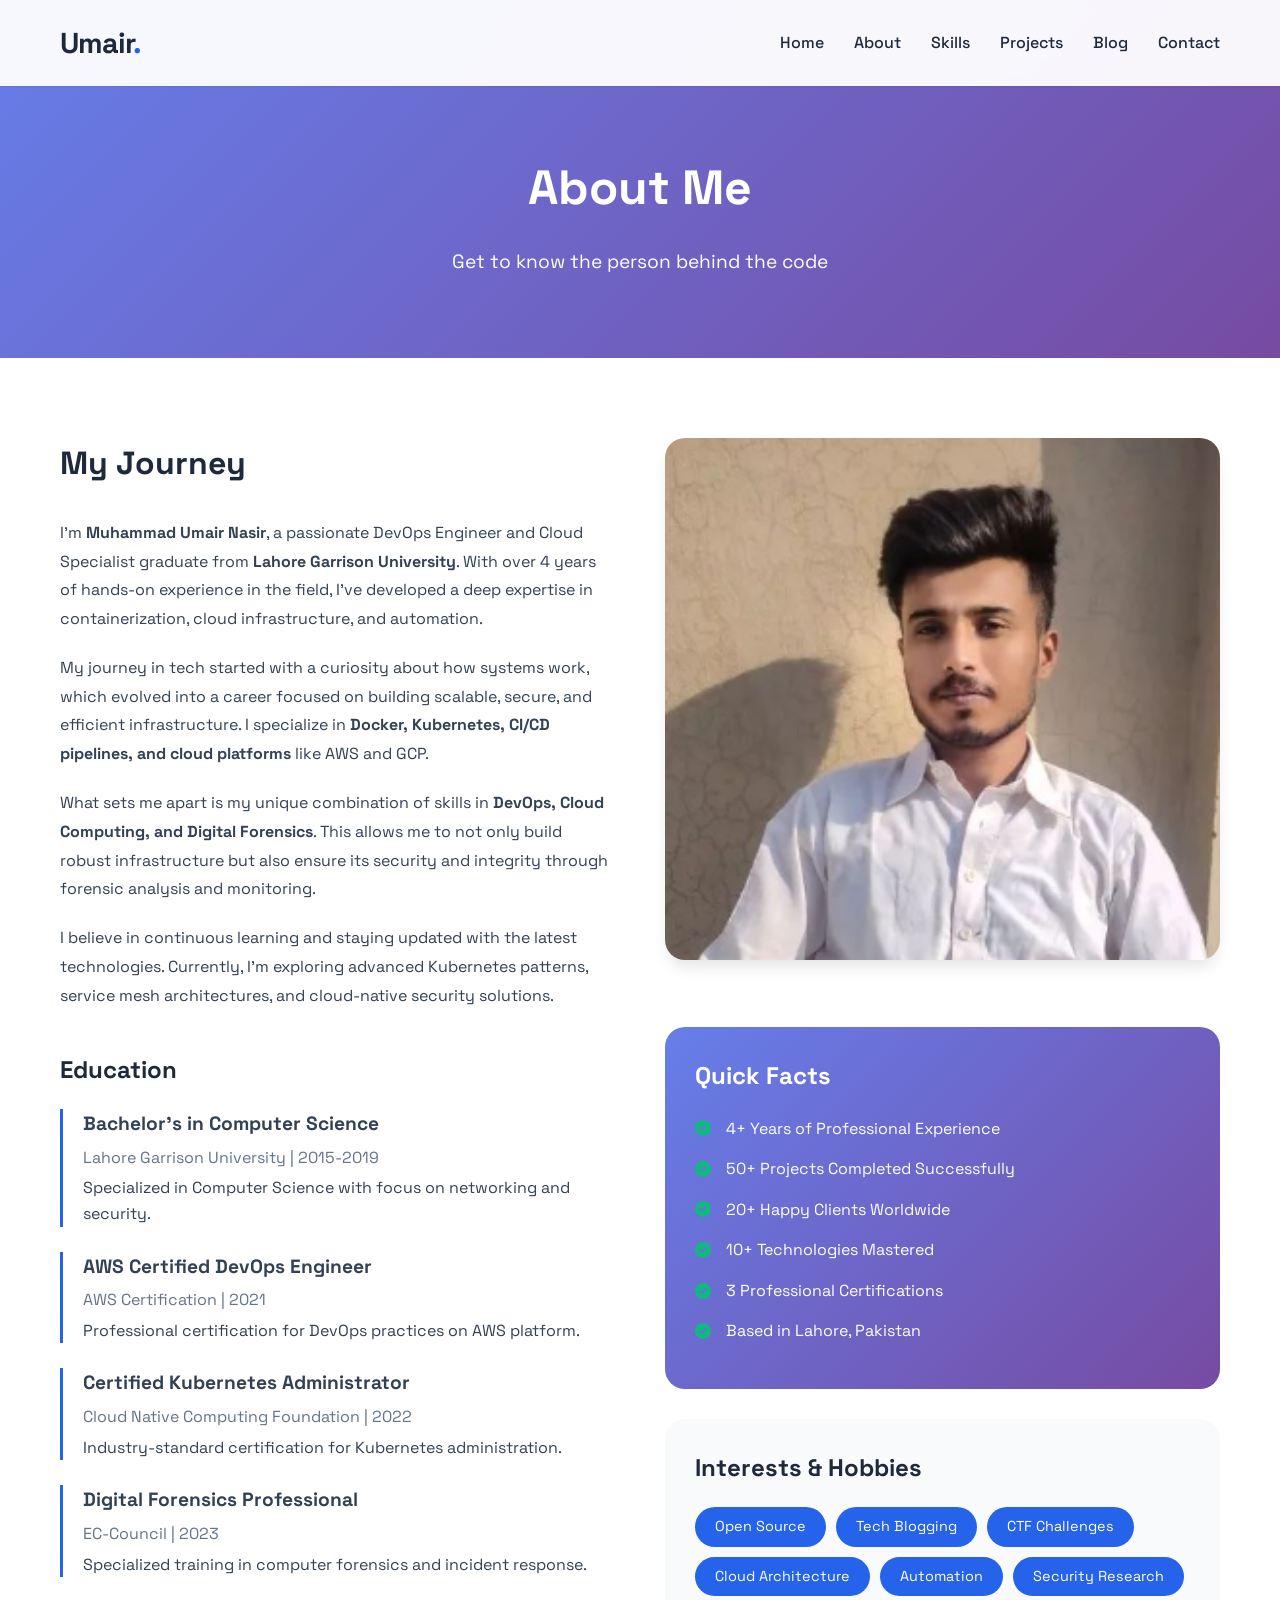
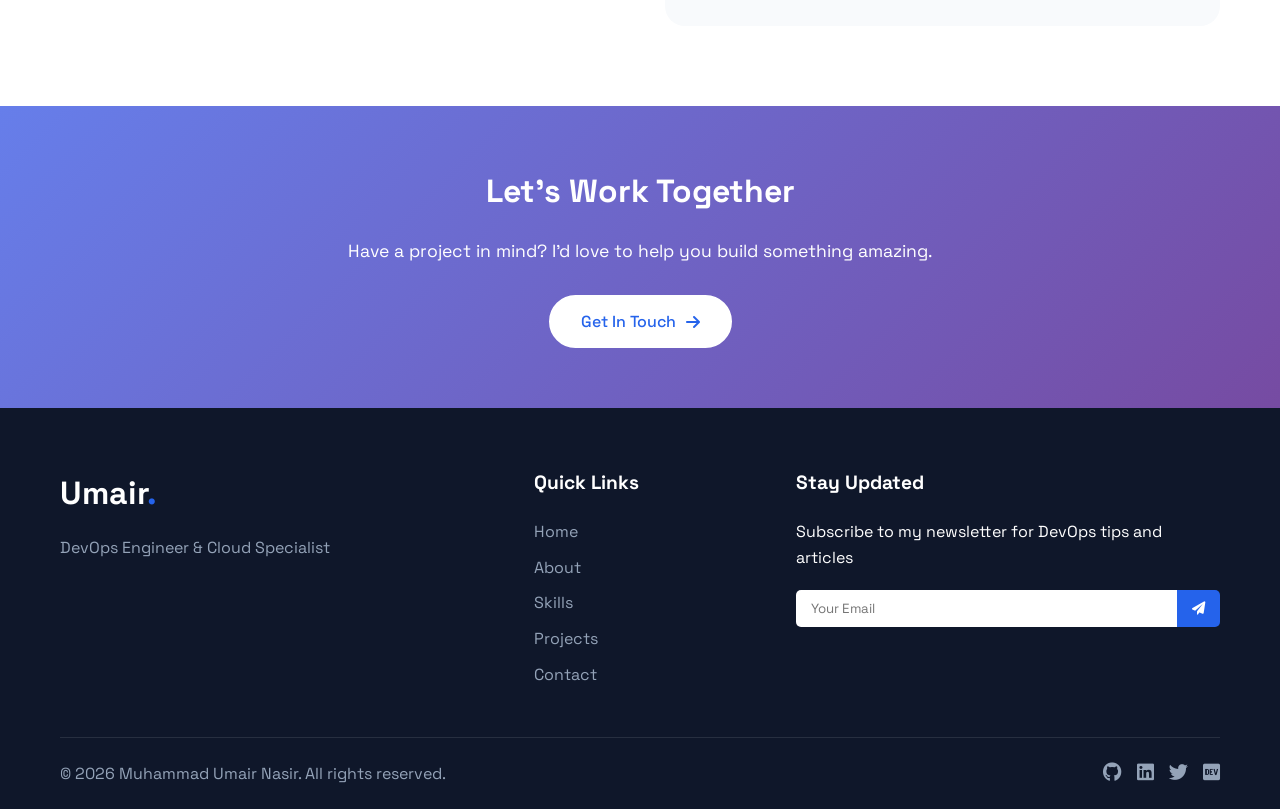
<file: about.html>
<!DOCTYPE html>
<html lang="en">
<head>
    <meta charset="UTF-8">
    <meta name="viewport" content="width=device-width, initial-scale=1.0">
    <title>About Me - Muhammad Umair Nasir | DevOps Engineer</title>
    
    <!-- Meta Tags for SEO -->
    <meta name="description" content="Learn more about Muhammad Umair Nasir, DevOps Engineer with 4+ years experience in Docker, Kubernetes, AWS, and Digital Forensics. Graduate from Lahore Garrison University.">
    <meta name="keywords" content="DevOps Engineer Pakistan, Docker Expert, AWS Specialist, Kubernetes, Digital Forensics, Lahore Garrison University">
    <meta name="author" content="Muhammad Umair Nasir">
    
    <!-- Open Graph Tags -->
    <meta property="og:title" content="About Muhammad Umair Nasir - DevOps & Cloud Specialist">
    <meta property="og:description" content="4+ Years DevOps Experience | Docker | Kubernetes | AWS | Digital Forensics">
    <meta property="og:type" content="website">
    <meta property="og:url" content="https://umairnasir.dev/about.html">
    
    <!-- Fonts and Icons -->
    <link rel="stylesheet" href="https://cdnjs.cloudflare.com/ajax/libs/font-awesome/6.0.0/css/all.min.css">
    <link href="https://fonts.googleapis.com/css2?family=Space+Grotesk:wght@300;400;500;600;700&display=swap" rel="stylesheet">
    
    <!-- CSS -->
    <link rel="stylesheet" href="css/style.css">
    
    <!-- Google Analytics -->
    <script async src="https://www.googletagmanager.com/gtag/js?id=G-XXXXXXXXXX"></script>
    <script>
    window.dataLayer = window.dataLayer || [];
    function gtag(){dataLayer.push(arguments);}
    gtag('js', new Date());
    gtag('config', 'G-XXXXXXXXXX');
    </script>
</head>
<body>
    <!-- Navbar -->
    <nav class="navbar">
        <div class="nav-container">
            <div class="logo">
                <a href="index.html">Umair<span class="logo-dot">.</span></a>
            </div>
            <div class="menu-toggle" id="mobile-menu">
                <span class="bar"></span>
                <span class="bar"></span>
                <span class="bar"></span>
            </div>
            <ul class="nav-menu">
                <li><a href="index.html" class="nav-link">Home</a></li>
                <li><a href="about.html" class="nav-link active">About</a></li>
                <li><a href="index.html#skills" class="nav-link">Skills</a></li>
                <li><a href="projects.html" class="nav-link">Projects</a></li>
                <li><a href="blog.html" class="nav-link">Blog</a></li>
                <li><a href="contact.html" class="nav-link">Contact</a></li>
            </ul>
        </div>
    </nav>

    <!-- Page Header -->
    <section class="page-header" style="background: linear-gradient(135deg, #667eea 0%, #764ba2 100%); padding: 150px 0 80px; color: white; text-align: center;">
        <div class="container">
            <h1 style="font-size: 3rem; margin-bottom: 20px; animation: fadeInUp 1s ease;">About Me</h1>
            <p style="font-size: 1.2rem; max-width: 700px; margin: 0 auto; animation: fadeInUp 1s ease 0.2s both;">Get to know the person behind the code</p>
        </div>
    </section>

    <!-- Full About Content -->
    <section class="about-full" style="padding: 80px 0;">
        <div class="container">
            <div class="about-grid" style="display: grid; grid-template-columns: 1fr 1fr; gap: 50px;">
                <div>
                    <h2 style="font-size: 2rem; margin-bottom: 30px; color: var(--dark-color);">My Journey</h2>
                    
                    <p class="about-paragraph" style="margin-bottom: 20px; line-height: 1.8;">
                        I'm <strong>Muhammad Umair Nasir</strong>, a passionate DevOps Engineer and Cloud Specialist 
                        graduate from <strong>Lahore Garrison University</strong>. With over 4 years of hands-on 
                        experience in the field, I've developed a deep expertise in containerization, cloud 
                        infrastructure, and automation.
                    </p>
                    
                    <p class="about-paragraph" style="margin-bottom: 20px; line-height: 1.8;">
                        My journey in tech started with a curiosity about how systems work, which evolved into 
                        a career focused on building scalable, secure, and efficient infrastructure. I specialize 
                        in <strong>Docker, Kubernetes, CI/CD pipelines, and cloud platforms</strong> like AWS and GCP.
                    </p>
                    
                    <p class="about-paragraph" style="margin-bottom: 20px; line-height: 1.8;">
                        What sets me apart is my unique combination of skills in <strong>DevOps, Cloud Computing, 
                        and Digital Forensics</strong>. This allows me to not only build robust infrastructure but 
                        also ensure its security and integrity through forensic analysis and monitoring.
                    </p>
                    
                    <p class="about-paragraph" style="margin-bottom: 30px; line-height: 1.8;">
                        I believe in continuous learning and staying updated with the latest technologies. 
                        Currently, I'm exploring advanced Kubernetes patterns, service mesh architectures, 
                        and cloud-native security solutions.
                    </p>
                    
                    <h3 style="font-size: 1.5rem; margin: 40px 0 20px; color: var(--dark-color);">Education</h3>
                    
                    <div class="edu-timeline">
                        <div style="margin-bottom: 25px; padding-left: 20px; border-left: 3px solid var(--primary-color);">
                            <h4 style="font-size: 1.2rem; margin-bottom: 5px;">Bachelor's in Computer Science</h4>
                            <p style="color: var(--gray-color); margin-bottom: 5px;">Lahore Garrison University | 2015-2019</p>
                            <p>Specialized in Computer Science with focus on networking and security.</p>
                        </div>
                        
                        <div style="margin-bottom: 25px; padding-left: 20px; border-left: 3px solid var(--primary-color);">
                            <h4 style="font-size: 1.2rem; margin-bottom: 5px;">AWS Certified DevOps Engineer</h4>
                            <p style="color: var(--gray-color); margin-bottom: 5px;">AWS Certification | 2021</p>
                            <p>Professional certification for DevOps practices on AWS platform.</p>
                        </div>
                        
                        <div style="margin-bottom: 25px; padding-left: 20px; border-left: 3px solid var(--primary-color);">
                            <h4 style="font-size: 1.2rem; margin-bottom: 5px;">Certified Kubernetes Administrator</h4>
                            <p style="color: var(--gray-color); margin-bottom: 5px;">Cloud Native Computing Foundation | 2022</p>
                            <p>Industry-standard certification for Kubernetes administration.</p>
                        </div>
                        
                        <div style="margin-bottom: 25px; padding-left: 20px; border-left: 3px solid var(--primary-color);">
                            <h4 style="font-size: 1.2rem; margin-bottom: 5px;">Digital Forensics Professional</h4>
                            <p style="color: var(--gray-color); margin-bottom: 5px;">EC-Council | 2023</p>
                            <p>Specialized training in computer forensics and incident response.</p>
                        </div>
                    </div>
                </div>
                
                <div>
                    <img src="images/Screenshot from 2026-02-27 01-10-44.png" alt="Muhammad Umair Nasir" style="width: 100%; border-radius: 20px; box-shadow: var(--shadow-lg); margin-bottom: 30px;">
                    
                    <div style="background: linear-gradient(135deg, #667eea 0%, #764ba2 100%); color: white; padding: 30px; border-radius: 20px; margin-top: 30px;">
                        <h3 style="color: white; font-size: 1.5rem; margin-bottom: 20px;">Quick Facts</h3>
                        <ul style="list-style: none; padding: 0;">
                            <li style="margin-bottom: 15px; display: flex; align-items: center;">
                                <i class="fas fa-check-circle" style="margin-right: 15px; color: var(--secondary-color);"></i>
                                <span>4+ Years of Professional Experience</span>
                            </li>
                            <li style="margin-bottom: 15px; display: flex; align-items: center;">
                                <i class="fas fa-check-circle" style="margin-right: 15px; color: var(--secondary-color);"></i>
                                <span>50+ Projects Completed Successfully</span>
                            </li>
                            <li style="margin-bottom: 15px; display: flex; align-items: center;">
                                <i class="fas fa-check-circle" style="margin-right: 15px; color: var(--secondary-color);"></i>
                                <span>20+ Happy Clients Worldwide</span>
                            </li>
                            <li style="margin-bottom: 15px; display: flex; align-items: center;">
                                <i class="fas fa-check-circle" style="margin-right: 15px; color: var(--secondary-color);"></i>
                                <span>10+ Technologies Mastered</span>
                            </li>
                            <li style="margin-bottom: 15px; display: flex; align-items: center;">
                                <i class="fas fa-check-circle" style="margin-right: 15px; color: var(--secondary-color);"></i>
                                <span>3 Professional Certifications</span>
                            </li>
                            <li style="margin-bottom: 15px; display: flex; align-items: center;">
                                <i class="fas fa-check-circle" style="margin-right: 15px; color: var(--secondary-color);"></i>
                                <span>Based in Lahore, Pakistan</span>
                            </li>
                        </ul>
                    </div>
                    
                    <div style="background: var(--light-color); padding: 30px; border-radius: 20px; margin-top: 30px;">
                        <h3 style="font-size: 1.5rem; margin-bottom: 20px; color: var(--dark-color);">Interests & Hobbies</h3>
                        <div style="display: flex; flex-wrap: wrap; gap: 10px;">
                            <span style="padding: 8px 20px; background: var(--primary-color); color: white; border-radius: 50px; font-size: 0.9rem;">Open Source</span>
                            <span style="padding: 8px 20px; background: var(--primary-color); color: white; border-radius: 50px; font-size: 0.9rem;">Tech Blogging</span>
                            <span style="padding: 8px 20px; background: var(--primary-color); color: white; border-radius: 50px; font-size: 0.9rem;">CTF Challenges</span>
                            <span style="padding: 8px 20px; background: var(--primary-color); color: white; border-radius: 50px; font-size: 0.9rem;">Cloud Architecture</span>
                            <span style="padding: 8px 20px; background: var(--primary-color); color: white; border-radius: 50px; font-size: 0.9rem;">Automation</span>
                            <span style="padding: 8px 20px; background: var(--primary-color); color: white; border-radius: 50px; font-size: 0.9rem;">Security Research</span>
                        </div>
                    </div>
                </div>
            </div>
        </div>
    </section>

    <!-- Call to Action -->
    <section style="background: linear-gradient(135deg, #667eea 0%, #764ba2 100%); padding: 60px 0; text-align: center; color: white;">
        <div class="container">
            <h2 style="font-size: 2rem; margin-bottom: 20px;">Let's Work Together</h2>
            <p style="font-size: 1.1rem; max-width: 600px; margin: 0 auto 30px;">Have a project in mind? I'd love to help you build something amazing.</p>
            <a href="contact.html" class="btn btn-secondary" style="background: white; color: var(--primary-color);">Get In Touch <i class="fas fa-arrow-right"></i></a>
        </div>
    </section>

    <!-- Footer -->
    <footer class="footer">
        <div class="container">
            <div class="footer-content">
                <div class="footer-logo">
                    <h2>Umair<span>.</span></h2>
                    <p>DevOps Engineer & Cloud Specialist</p>
                </div>
                <div class="footer-links">
                    <h4>Quick Links</h4>
                    <ul>
                        <li><a href="index.html">Home</a></li>
                        <li><a href="about.html">About</a></li>
                        <li><a href="index.html#skills">Skills</a></li>
                        <li><a href="projects.html">Projects</a></li>
                        <li><a href="contact.html">Contact</a></li>
                    </ul>
                </div>
                <div class="footer-newsletter">
                    <h4>Stay Updated</h4>
                    <p>Subscribe to my newsletter for DevOps tips and articles</p>
                    <form action="https://formspree.io/f/mzdalbad" method="POST" class="newsletter-form">
                        <input type="email" name="email" placeholder="Your Email" required>
                        <button type="submit"><i class="fas fa-paper-plane"></i></button>
                    </form>
                </div>
            </div>
            <div class="footer-bottom">
                <p>&copy; 2026 Muhammad Umair Nasir. All rights reserved.</p>
                <div class="footer-social">
                    <a href="https://github.com/gitumair"><i class="fab fa-github"></i></a>
                    <a href="https://www.linkedin.com/in/muhammad-umair-nasir-700252248/"><i class="fab fa-linkedin"></i></a>
                    <a href="https://x.com/m_umairnasir786"><i class="fab fa-twitter"></i></a>
                    <a href="#"><i class="fab fa-dev"></i></a>
                </div>
            </div>
        </div>
    </footer>

    <!-- JavaScript -->
    <script src="js/main.js"></script>
</body>
</html>
</file>
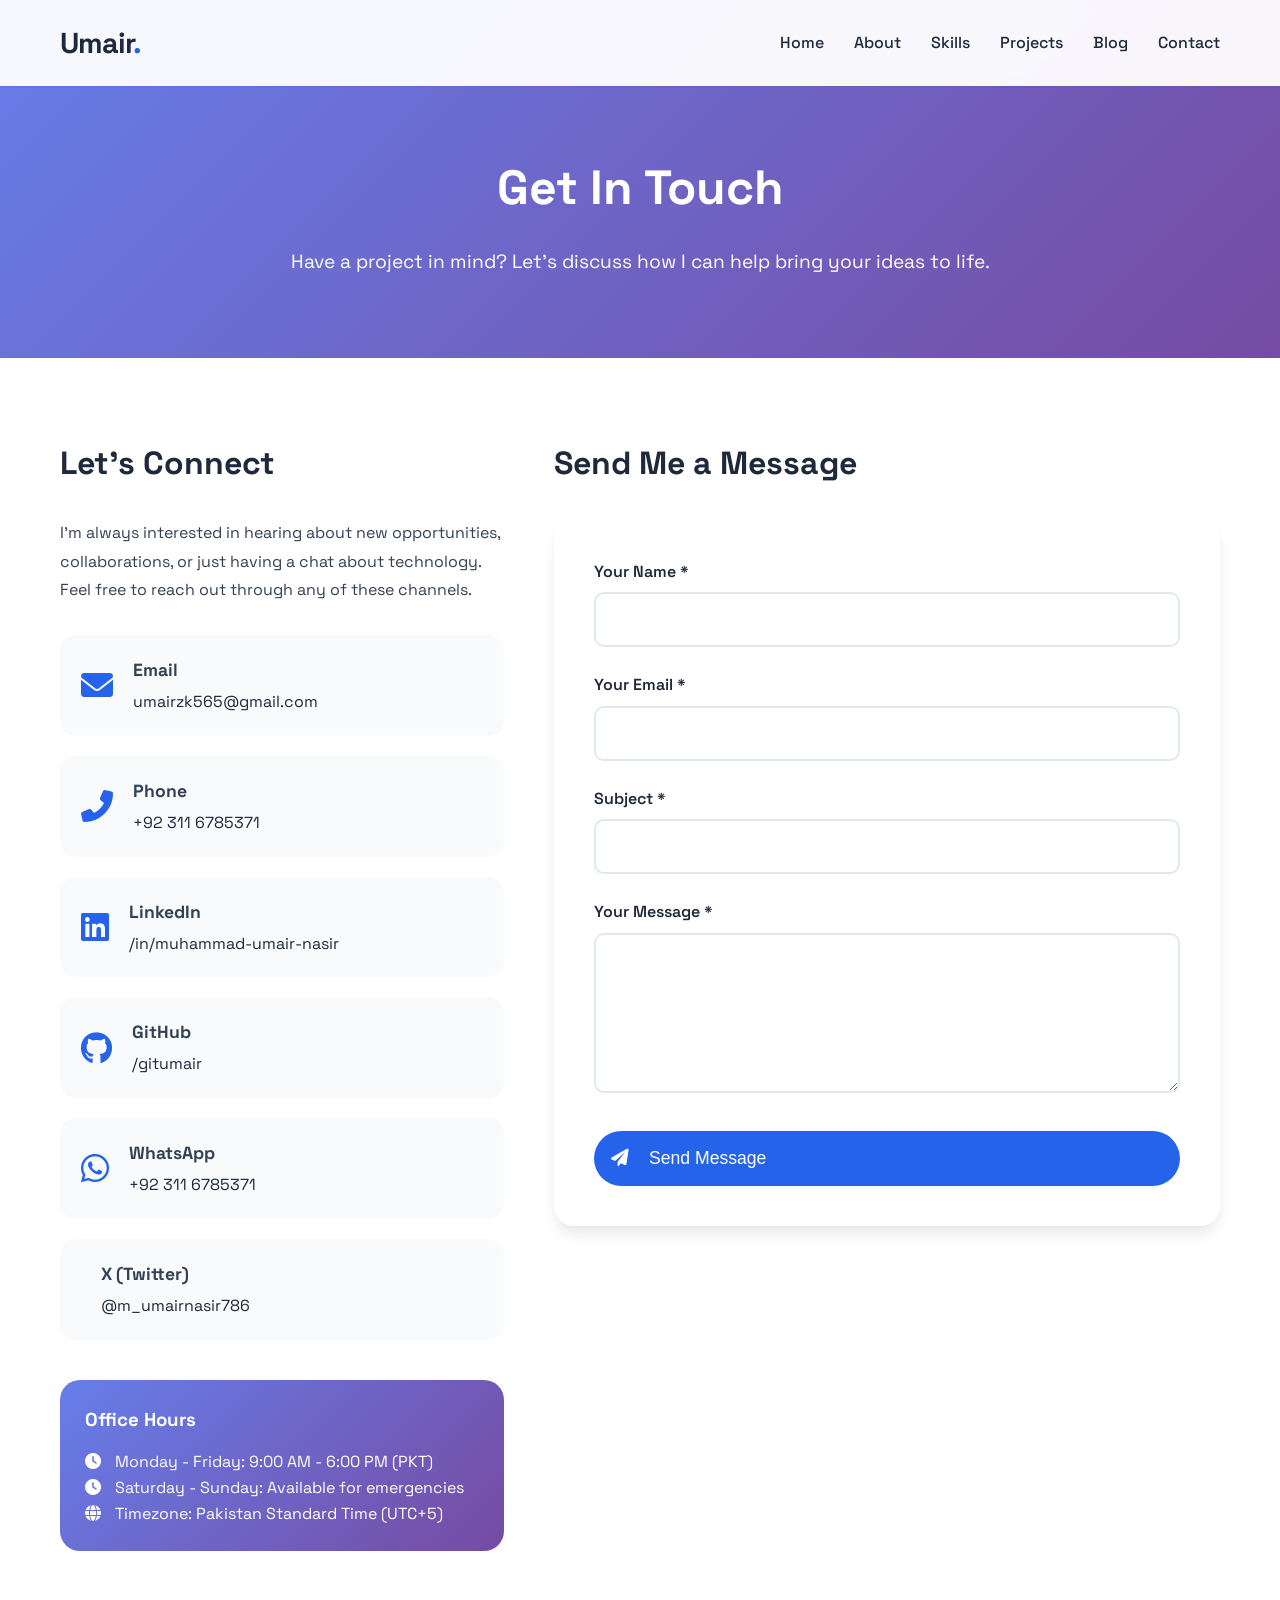
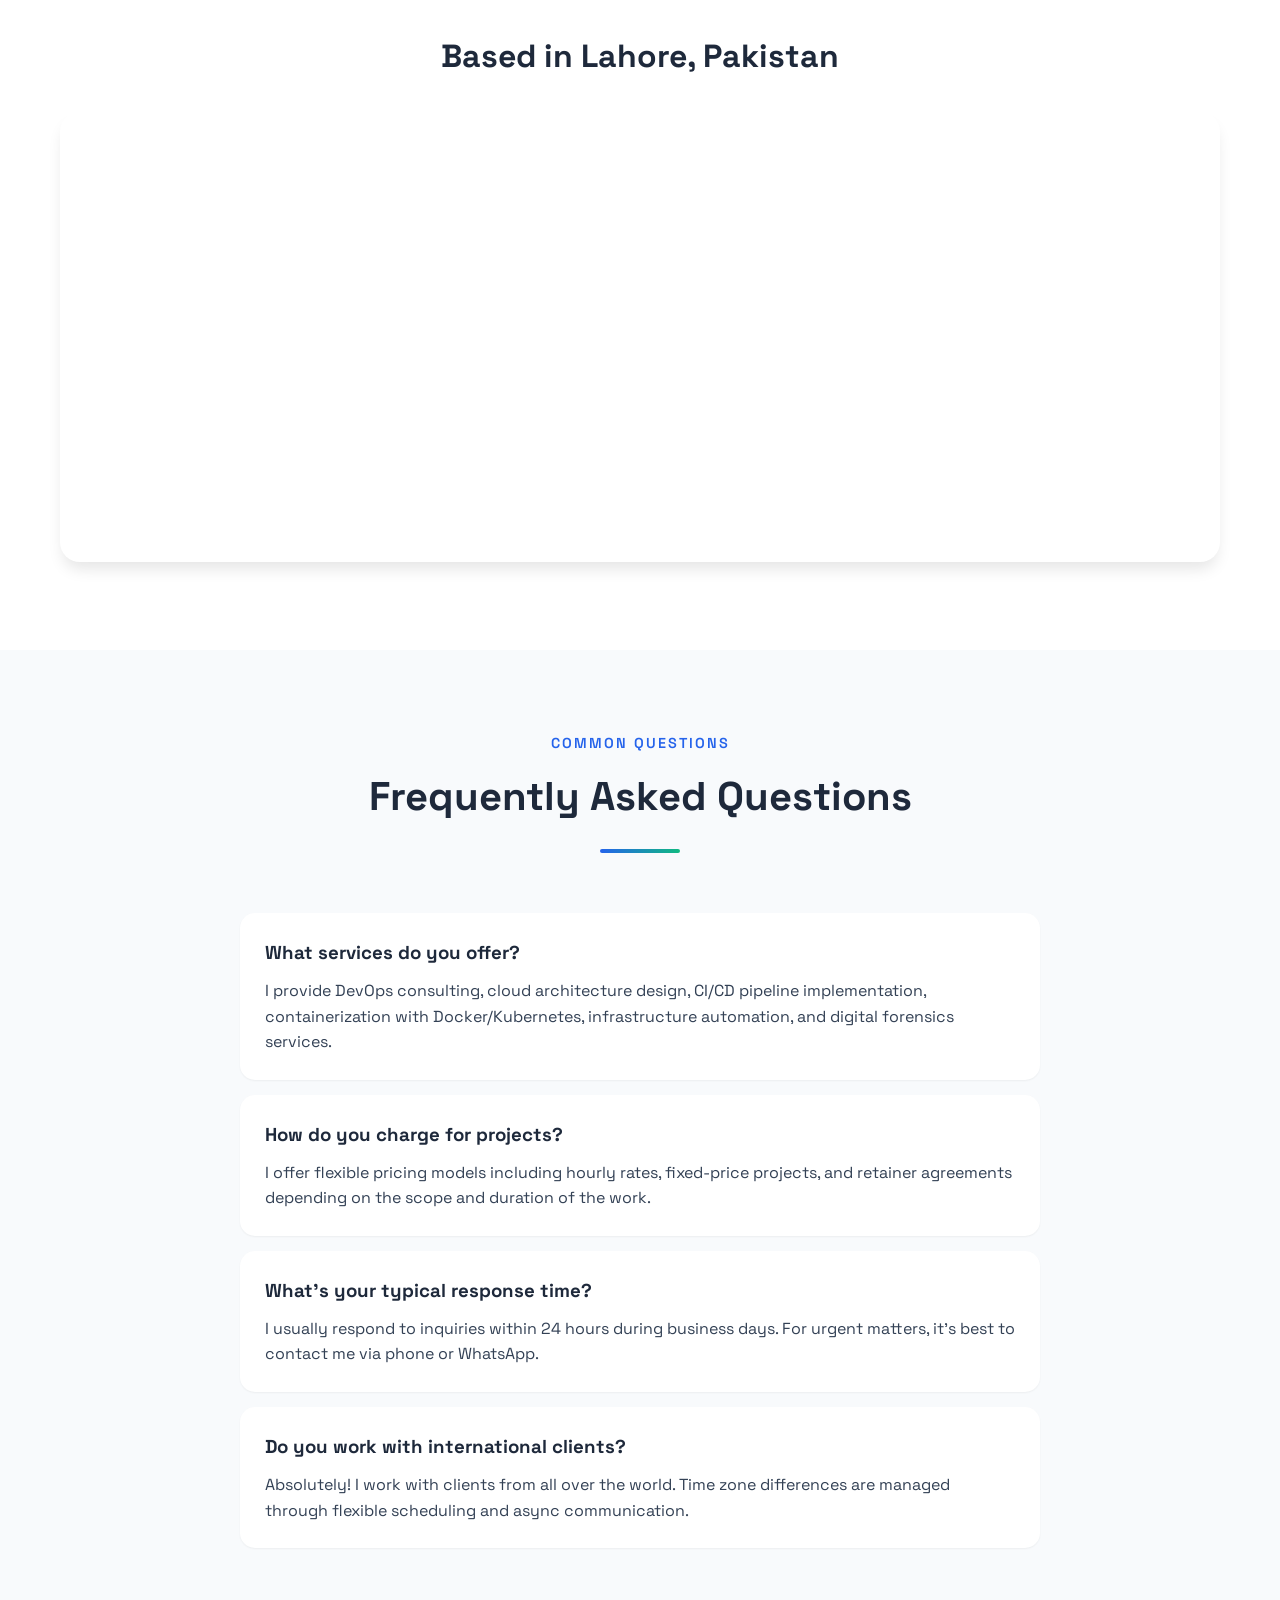
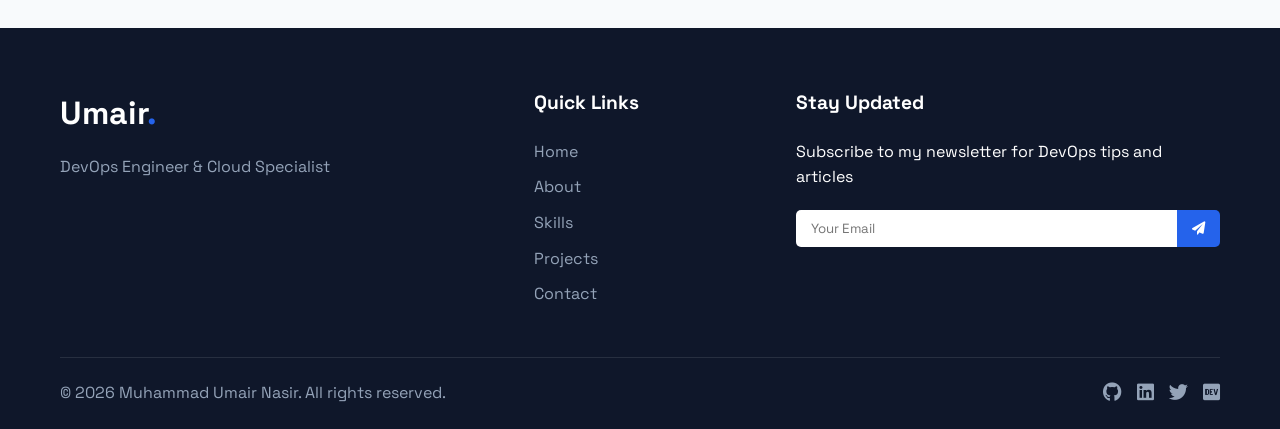
<file: contact.html>
<!DOCTYPE html>
<html lang="en">
<head>
    <meta charset="UTF-8">
    <meta name="viewport" content="width=device-width, initial-scale=1.0">
    <title>Contact Me - Muhammad Umair Nasir | DevOps Engineer</title>
    
    <!-- Meta Tags for SEO -->
    <meta name="description" content="Get in touch with Muhammad Umair Nasir for DevOps consulting, cloud architecture, digital forensics projects, or collaboration opportunities.">
    <meta name="keywords" content="Contact DevOps Engineer, Hire DevOps Expert, DevOps Consultant Pakistan, Cloud Architect Contact">
    <meta name="author" content="Muhammad Umair Nasir">
    
    <!-- Open Graph Tags -->
    <meta property="og:title" content="Contact Muhammad Umair Nasir - DevOps Engineer">
    <meta property="og:description" content="Let's discuss your project needs">
    <meta property="og:type" content="website">
    <meta property="og:url" content="https://umairnasir.dev/contact.html">
    
    <!-- Fonts and Icons -->
    <link rel="stylesheet" href="https://cdnjs.cloudflare.com/ajax/libs/font-awesome/6.0.0/css/all.min.css">
    <link href="https://fonts.googleapis.com/css2?family=Space+Grotesk:wght@300;400;500;600;700&display=swap" rel="stylesheet">
    
    <!-- CSS -->
    <link rel="stylesheet" href="css/style.css">
    
    <!-- Google Analytics -->
    <script async src="https://www.googletagmanager.com/gtag/js?id=G-XXXXXXXXXX"></script>
    <script>
    window.dataLayer = window.dataLayer || [];
    function gtag(){dataLayer.push(arguments);}
    gtag('js', new Date());
    gtag('config', 'G-XXXXXXXXXX');
    </script>
</head>
<body>
    <!-- Navbar -->
    <nav class="navbar">
        <div class="nav-container">
            <div class="logo">
                <a href="index.html">Umair<span class="logo-dot">.</span></a>
            </div>
            <div class="menu-toggle" id="mobile-menu">
                <span class="bar"></span>
                <span class="bar"></span>
                <span class="bar"></span>
            </div>
            <ul class="nav-menu">
                <li><a href="index.html" class="nav-link">Home</a></li>
                <li><a href="about.html" class="nav-link">About</a></li>
                <li><a href="index.html#skills" class="nav-link">Skills</a></li>
                <li><a href="projects.html" class="nav-link">Projects</a></li>
                <li><a href="blog.html" class="nav-link">Blog</a></li>
                <li><a href="contact.html" class="nav-link active">Contact</a></li>
            </ul>
        </div>
    </nav>

    <!-- Page Header -->
    <section class="page-header" style="background: linear-gradient(135deg, #667eea 0%, #764ba2 100%); padding: 150px 0 80px; color: white; text-align: center;">
        <div class="container">
            <h1 style="font-size: 3rem; margin-bottom: 20px; animation: fadeInUp 1s ease;">Get In Touch</h1>
            <p style="font-size: 1.2rem; max-width: 700px; margin: 0 auto; animation: fadeInUp 1s ease 0.2s both;">Have a project in mind? Let's discuss how I can help bring your ideas to life.</p>
        </div>
    </section>

    <!-- Contact Section -->
    <section style="padding: 80px 0;">
        <div class="container">
            <div class="contact-container" style="display: grid; grid-template-columns: 1fr 1.5fr; gap: 50px;">
                <!-- Contact Info -->
                <div>
                    <h2 style="font-size: 2rem; margin-bottom: 30px; color: var(--dark-color);">Let's Connect</h2>
                    <p style="margin-bottom: 30px; line-height: 1.8;">I'm always interested in hearing about new opportunities, collaborations, or just having a chat about technology. Feel free to reach out through any of these channels.</p>
                    
                    <div class="contact-info" style="display: flex; flex-direction: column; gap: 20px;">
                        <div class="contact-item" style="display: flex; align-items: center; gap: 20px; padding: 20px; background: var(--light-color); border-radius: 15px; transition: transform 0.3s ease;">
                            <i class="fas fa-envelope" style="font-size: 2rem; color: var(--primary-color);"></i>
                            <div>
                                <h4 style="margin-bottom: 5px;">Email</h4>
                                <p><a href="mailto:umairzk565@gmail.com" style="color: var(--dark-color); text-decoration: none;">umairzk565@gmail.com</a></p>
                            </div>
                        </div>
                        
                        <div class="contact-item" style="display: flex; align-items: center; gap: 20px; padding: 20px; background: var(--light-color); border-radius: 15px; transition: transform 0.3s ease;">
                            <i class="fas fa-phone-alt" style="font-size: 2rem; color: var(--primary-color);"></i>
                            <div>
                                <h4 style="margin-bottom: 5px;">Phone</h4>
                                <p><a href="tel:+923116785371" style="color: var(--dark-color); text-decoration: none;">+92 311 6785371</a></p>
                            </div>
                        </div>
                        
                        <div class="contact-item" style="display: flex; align-items: center; gap: 20px; padding: 20px; background: var(--light-color); border-radius: 15px; transition: transform 0.3s ease;">
                            <i class="fab fa-linkedin" style="font-size: 2rem; color: var(--primary-color);"></i>
                            <div>
                                <h4 style="margin-bottom: 5px;">LinkedIn</h4>
                                <p><a href="https://www.linkedin.com/in/muhammad-umair-nasir-700252248/" target="_blank" style="color: var(--dark-color); text-decoration: none;">/in/muhammad-umair-nasir</a></p>
                            </div>
                        </div>
                        
                        <div class="contact-item" style="display: flex; align-items: center; gap: 20px; padding: 20px; background: var(--light-color); border-radius: 15px; transition: transform 0.3s ease;">
                            <i class="fab fa-github" style="font-size: 2rem; color: var(--primary-color);"></i>
                            <div>
                                <h4 style="margin-bottom: 5px;">GitHub</h4>
                                <p><a href="https://github.com/gitumair" target="_blank" style="color: var(--dark-color); text-decoration: none;">/gitumair</a></p>
                            </div>
                        </div>
                        
                        <div class="contact-item" style="display: flex; align-items: center; gap: 20px; padding: 20px; background: var(--light-color); border-radius: 15px; transition: transform 0.3s ease;">
                            <i class="fab fa-whatsapp" style="font-size: 2rem; color: var(--primary-color);"></i>
                            <div>
                                <h4 style="margin-bottom: 5px;">WhatsApp</h4>
                                <p><a href="https://wa.me/923116785371" target="_blank" style="color: var(--dark-color); text-decoration: none;">+92 311 6785371</a></p>
                            </div>
                        </div>
                        
                        <div class="contact-item" style="display: flex; align-items: center; gap: 20px; padding: 20px; background: var(--light-color); border-radius: 15px; transition: transform 0.3s ease;">
                            <i class="fab fa-x-twitter" style="font-size: 2rem; color: var(--primary-color);"></i>
                            <div>
                                <h4 style="margin-bottom: 5px;">X (Twitter)</h4>
                                <p><a href="https://x.com/m_umairnasir786" target="_blank" style="color: var(--dark-color); text-decoration: none;">@m_umairnasir786</a></p>
                            </div>
                        </div>
                    </div>
                    
                    <div style="margin-top: 40px; padding: 25px; background: linear-gradient(135deg, #667eea 0%, #764ba2 100%); color: white; border-radius: 20px;">
                        <h3 style="color: white; margin-bottom: 15px;">Office Hours</h3>
                        <p><i class="fas fa-clock" style="margin-right: 10px;"></i> Monday - Friday: 9:00 AM - 6:00 PM (PKT)</p>
                        <p><i class="fas fa-clock" style="margin-right: 10px;"></i> Saturday - Sunday: Available for emergencies</p>
                        <p><i class="fas fa-globe" style="margin-right: 10px;"></i> Timezone: Pakistan Standard Time (UTC+5)</p>
                    </div>
                </div>
                
                <!-- Contact Form -->
                <div>
                    <h2 style="font-size: 2rem; margin-bottom: 30px; color: var(--dark-color);">Send Me a Message</h2>
                    
                    <form action="https://formspree.io/f/mzdalbad" method="POST" style="background: white; padding: 40px; border-radius: 20px; box-shadow: var(--shadow-lg);">
                        <div class="form-group" style="margin-bottom: 25px;">
                            <label for="name" style="display: block; margin-bottom: 8px; font-weight: 600; color: var(--dark-color);">Your Name *</label>
                            <input type="text" id="name" name="name" required style="width: 100%; padding: 15px; border: 2px solid var(--border-color); border-radius: 10px; font-family: inherit; transition: all 0.3s ease;">
                        </div>
                        
                        <div class="form-group" style="margin-bottom: 25px;">
                            <label for="email" style="display: block; margin-bottom: 8px; font-weight: 600; color: var(--dark-color);">Your Email *</label>
                            <input type="email" id="email" name="email" required style="width: 100%; padding: 15px; border: 2px solid var(--border-color); border-radius: 10px; font-family: inherit; transition: all 0.3s ease;">
                        </div>
                        
                        <div class="form-group" style="margin-bottom: 25px;">
                            <label for="subject" style="display: block; margin-bottom: 8px; font-weight: 600; color: var(--dark-color);">Subject *</label>
                            <input type="text" id="subject" name="subject" required style="width: 100%; padding: 15px; border: 2px solid var(--border-color); border-radius: 10px; font-family: inherit; transition: all 0.3s ease;">
                        </div>
                        
                        <div class="form-group" style="margin-bottom: 30px;">
                            <label for="message" style="display: block; margin-bottom: 8px; font-weight: 600; color: var(--dark-color);">Your Message *</label>
                            <textarea id="message" name="message" rows="6" required style="width: 100%; padding: 15px; border: 2px solid var(--border-color); border-radius: 10px; font-family: inherit; resize: vertical; transition: all 0.3s ease;"></textarea>
                        </div>
                        
                        <button type="submit" class="btn btn-primary" style="width: 100%; padding: 15px; font-size: 1.1rem;">
                            <i class="fas fa-paper-plane" style="margin-right: 10px;"></i>
                            Send Message
                        </button>
                    </form>
                </div>
            </div>
        </div>
    </section>

    <!-- Map Section -->
    <section style="padding: 0 0 80px;">
        <div class="container">
            <h2 style="font-size: 2rem; margin-bottom: 30px; text-align: center; color: var(--dark-color);">Based in Lahore, Pakistan</h2>
            <iframe src="https://www.google.com/maps/embed?pb=!1m18!1m12!1m3!1d217759.9939652255!2d74.19426797483573!3d31.48315684010598!2m3!1f0!2f0!3f0!3m2!1i1024!2i768!4f13.1!3m3!1m2!1s0x39190483e58107d9%3A0xc23abe6ccc7e2462!2sLahore%2C%20Punjab%2C%20Pakistan!5e0!3m2!1sen!2s!4v1620000000000!5m2!1sen!2s" width="100%" height="450" style="border:0; border-radius: 20px; box-shadow: var(--shadow-lg);" allowfullscreen="" loading="lazy"></iframe>
        </div>
    </section>

    <!-- FAQ Section -->
    <section style="background: var(--light-color); padding: 80px 0;">
        <div class="container">
            <div class="section-header">
                <span class="section-subtitle">Common Questions</span>
                <h2 class="section-title">Frequently Asked Questions</h2>
                <div class="section-line"></div>
            </div>
            
            <div style="max-width: 800px; margin: 0 auto;">
                <div style="background: white; padding: 25px; border-radius: 15px; margin-bottom: 15px; box-shadow: var(--shadow-sm);">
                    <h3 style="margin-bottom: 10px; color: var(--dark-color);">What services do you offer?</h3>
                    <p>I provide DevOps consulting, cloud architecture design, CI/CD pipeline implementation, containerization with Docker/Kubernetes, infrastructure automation, and digital forensics services.</p>
                </div>
                
                <div style="background: white; padding: 25px; border-radius: 15px; margin-bottom: 15px; box-shadow: var(--shadow-sm);">
                    <h3 style="margin-bottom: 10px; color: var(--dark-color);">How do you charge for projects?</h3>
                    <p>I offer flexible pricing models including hourly rates, fixed-price projects, and retainer agreements depending on the scope and duration of the work.</p>
                </div>
                
                <div style="background: white; padding: 25px; border-radius: 15px; margin-bottom: 15px; box-shadow: var(--shadow-sm);">
                    <h3 style="margin-bottom: 10px; color: var(--dark-color);">What's your typical response time?</h3>
                    <p>I usually respond to inquiries within 24 hours during business days. For urgent matters, it's best to contact me via phone or WhatsApp.</p>
                </div>
                
                <div style="background: white; padding: 25px; border-radius: 15px; box-shadow: var(--shadow-sm);">
                    <h3 style="margin-bottom: 10px; color: var(--dark-color);">Do you work with international clients?</h3>
                    <p>Absolutely! I work with clients from all over the world. Time zone differences are managed through flexible scheduling and async communication.</p>
                </div>
            </div>
        </div>
    </section>

    <!-- Footer -->
    <footer class="footer">
        <div class="container">
            <div class="footer-content">
                <div class="footer-logo">
                    <h2>Umair<span>.</span></h2>
                    <p>DevOps Engineer & Cloud Specialist</p>
                </div>
                <div class="footer-links">
                    <h4>Quick Links</h4>
                    <ul>
                        <li><a href="index.html">Home</a></li>
                        <li><a href="about.html">About</a></li>
                        <li><a href="index.html#skills">Skills</a></li>
                        <li><a href="projects.html">Projects</a></li>
                        <li><a href="contact.html">Contact</a></li>
                    </ul>
                </div>
                <div class="footer-newsletter">
                    <h4>Stay Updated</h4>
                    <p>Subscribe to my newsletter for DevOps tips and articles</p>
                    <form action="https://formspree.io/f/mzdalbad" method="POST" class="newsletter-form">
                        <input type="email" name="email" placeholder="Your Email" required>
                        <button type="submit"><i class="fas fa-paper-plane"></i></button>
                    </form>
                </div>
            </div>
            <div class="footer-bottom">
                <p>&copy; 2026 Muhammad Umair Nasir. All rights reserved.</p>
                <div class="footer-social">
                    <a href="https://github.com/gitumair"><i class="fab fa-github"></i></a>
                    <a href="https://www.linkedin.com/in/muhammad-umair-nasir-700252248/"><i class="fab fa-linkedin"></i></a>
                    <a href="https://x.com/m_umairnasir786"><i class="fab fa-twitter"></i></a>
                    <a href="#"><i class="fab fa-dev"></i></a>
                </div>
            </div>
        </div>
    </footer>

    <!-- JavaScript -->
    <script src="js/main.js"></script>
    
    <!-- Form validation script -->
    <script>
        // Add focus effects to form inputs
        document.querySelectorAll('input, textarea').forEach(input => {
            input.addEventListener('focus', function() {
                this.style.borderColor = 'var(--primary-color)';
                this.style.outline = 'none';
            });
            
            input.addEventListener('blur', function() {
                this.style.borderColor = 'var(--border-color)';
            });
        });
    </script>
</body>
</html>
</file>
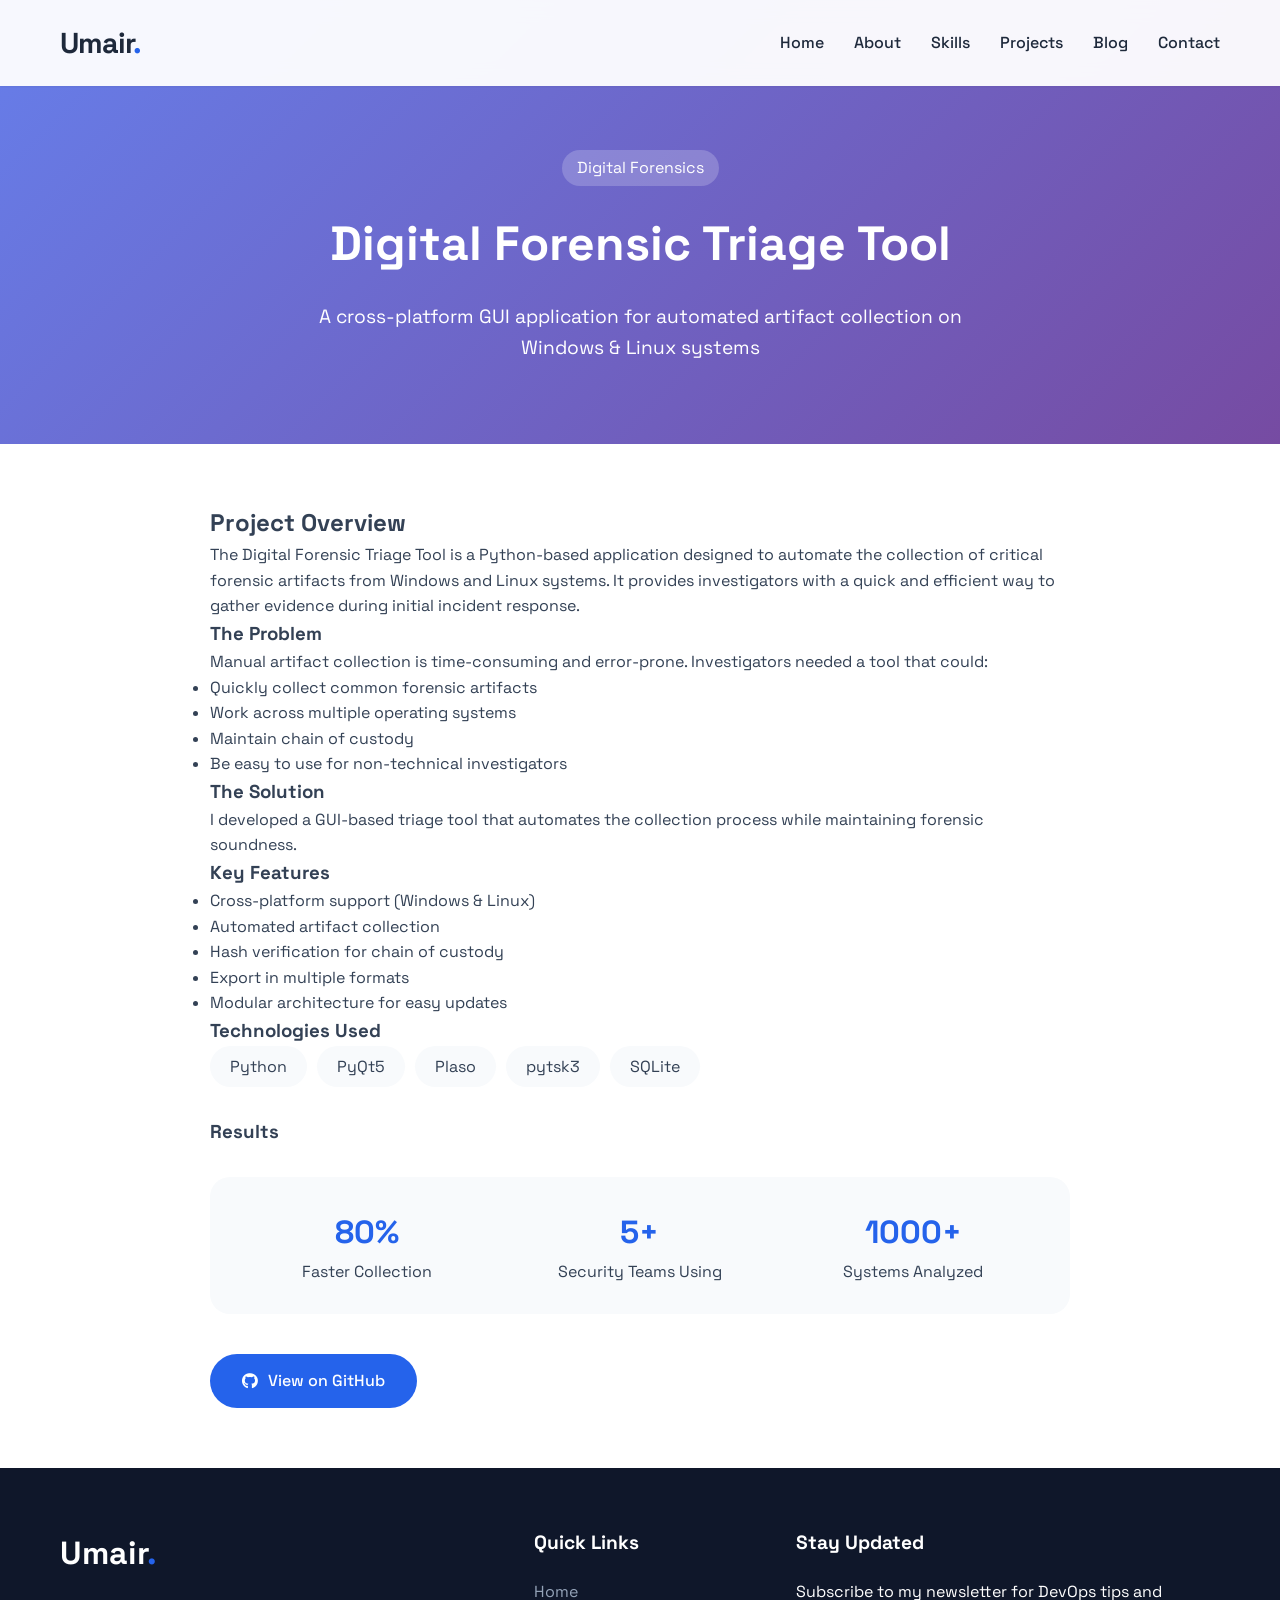
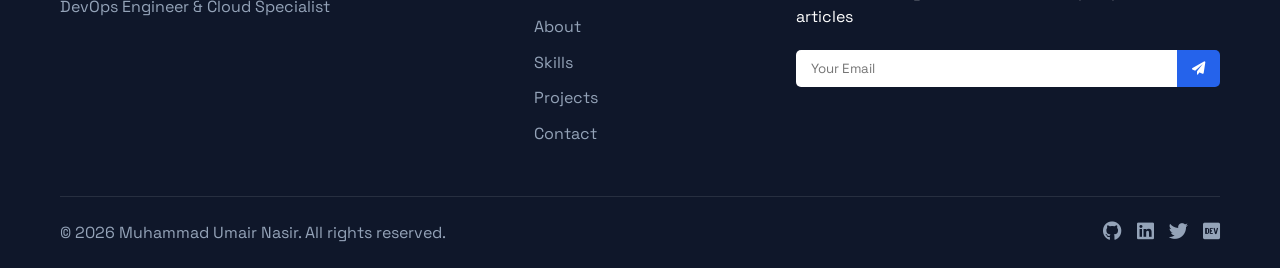
<file: pages/projects/forensic-tool.html>
<!DOCTYPE html>
<html lang="en">
<head>
    <meta charset="UTF-8">
    <meta name="viewport" content="width=device-width, initial-scale=1.0">
    <title>Digital Forensic Triage Tool - Project Details | Umair Nasir</title>
    
    <!-- Meta Tags -->
    <meta name="description" content="Detailed case study of the Digital Forensic Triage Tool - A cross-platform GUI application for automated artifact collection on Windows and Linux systems.">
    
    <!-- Fonts and Icons -->
    <link rel="stylesheet" href="https://cdnjs.cloudflare.com/ajax/libs/font-awesome/6.0.0/css/all.min.css">
    <link href="https://fonts.googleapis.com/css2?family=Space+Grotesk:wght@300;400;500;600;700&display=swap" rel="stylesheet">
    
    <!-- CSS -->
    <link rel="stylesheet" href="../../css/style.css">
</head>
<body>
    <!-- Navbar -->
    <nav class="navbar">
        <div class="nav-container">
            <div class="logo">
                <a href="../../index.html">Umair<span class="logo-dot">.</span></a>
            </div>
            <div class="menu-toggle" id="mobile-menu">
                <span class="bar"></span>
                <span class="bar"></span>
                <span class="bar"></span>
            </div>
            <ul class="nav-menu">
                <li><a href="../../index.html" class="nav-link">Home</a></li>
                <li><a href="../../about.html" class="nav-link">About</a></li>
                <li><a href="../../index.html#skills" class="nav-link">Skills</a></li>
                <li><a href="../../projects.html" class="nav-link active">Projects</a></li>
                <li><a href="../../blog.html" class="nav-link">Blog</a></li>
                <li><a href="../../contact.html" class="nav-link">Contact</a></li>
            </ul>
        </div>
    </nav>

    <!-- Project Hero -->
    <section style="background: linear-gradient(135deg, #667eea 0%, #764ba2 100%); padding: 150px 0 80px; color: white; text-align: center;">
        <div class="container">
            <span style="display: inline-block; padding: 5px 15px; background: rgba(255,255,255,0.2); border-radius: 50px; margin-bottom: 20px;">Digital Forensics</span>
            <h1 style="font-size: 3rem; margin-bottom: 20px;">Digital Forensic Triage Tool</h1>
            <p style="font-size: 1.2rem; max-width: 700px; margin: 0 auto;">A cross-platform GUI application for automated artifact collection on Windows & Linux systems</p>
        </div>
    </section>

    <!-- Project Details -->
    <section style="padding: 60px 0;">
        <div class="container" style="max-width: 900px;">
            <!-- Overview -->
            <h2>Project Overview</h2>
            <p>The Digital Forensic Triage Tool is a Python-based application designed to automate the collection of critical forensic artifacts from Windows and Linux systems. It provides investigators with a quick and efficient way to gather evidence during initial incident response.</p>
            
            <!-- Problem -->
            <h3>The Problem</h3>
            <p>Manual artifact collection is time-consuming and error-prone. Investigators needed a tool that could:</p>
            <ul>
                <li>Quickly collect common forensic artifacts</li>
                <li>Work across multiple operating systems</li>
                <li>Maintain chain of custody</li>
                <li>Be easy to use for non-technical investigators</li>
            </ul>
            
            <!-- Solution -->
            <h3>The Solution</h3>
            <p>I developed a GUI-based triage tool that automates the collection process while maintaining forensic soundness.</p>
            
            <!-- Features -->
            <h3>Key Features</h3>
            <ul>
                <li>Cross-platform support (Windows & Linux)</li>
                <li>Automated artifact collection</li>
                <li>Hash verification for chain of custody</li>
                <li>Export in multiple formats</li>
                <li>Modular architecture for easy updates</li>
            </ul>
            
            <!-- Technologies -->
            <h3>Technologies Used</h3>
            <div style="display: flex; flex-wrap: wrap; gap: 10px; margin-bottom: 30px;">
                <span style="padding: 8px 20px; background: var(--light-color); border-radius: 50px;">Python</span>
                <span style="padding: 8px 20px; background: var(--light-color); border-radius: 50px;">PyQt5</span>
                <span style="padding: 8px 20px; background: var(--light-color); border-radius: 50px;">Plaso</span>
                <span style="padding: 8px 20px; background: var(--light-color); border-radius: 50px;">pytsk3</span>
                <span style="padding: 8px 20px; background: var(--light-color); border-radius: 50px;">SQLite</span>
            </div>
            
            <!-- Results -->
            <h3>Results</h3>
            <div style="background: var(--light-color); padding: 30px; border-radius: 20px; margin: 30px 0;">
                <div style="display: grid; grid-template-columns: repeat(3, 1fr); gap: 20px; text-align: center;">
                    <div>
                        <div style="font-size: 2rem; font-weight: 700; color: var(--primary-color);">80%</div>
                        <div>Faster Collection</div>
                    </div>
                    <div>
                        <div style="font-size: 2rem; font-weight: 700; color: var(--primary-color);">5+</div>
                        <div>Security Teams Using</div>
                    </div>
                    <div>
                        <div style="font-size: 2rem; font-weight: 700; color: var(--primary-color);">1000+</div>
                        <div>Systems Analyzed</div>
                    </div>
                </div>
            </div>
            
            <!-- Links -->
            <div style="display: flex; gap: 20px; margin-top: 40px;">
                <a href="https://github.com/gitumair/Vision-Networks" target="_blank" class="btn btn-primary"><i class="fab fa-github"></i> View on GitHub</a>
                <a href="../../projects.html" class="btn btn-outline"><i class="fas fa-arrow-left"></i> Back to Projects</a>
            </div>
        </div>
    </section>

    <!-- Footer -->
    <footer class="footer">
        <div class="container">
            <div class="footer-content">
                <div class="footer-logo">
                    <h2>Umair<span>.</span></h2>
                    <p>DevOps Engineer & Cloud Specialist</p>
                </div>
                <div class="footer-links">
                    <h4>Quick Links</h4>
                    <ul>
                        <li><a href="../../index.html">Home</a></li>
                        <li><a href="../../about.html">About</a></li>
                        <li><a href="../../index.html#skills">Skills</a></li>
                        <li><a href="../../projects.html">Projects</a></li>
                        <li><a href="../../contact.html">Contact</a></li>
                    </ul>
                </div>
                <div class="footer-newsletter">
                    <h4>Stay Updated</h4>
                    <p>Subscribe to my newsletter for DevOps tips and articles</p>
                    <form action="https://formspree.io/f/mzdalbad" method="POST" class="newsletter-form">
                        <input type="email" placeholder="Your Email" required>
                        <button type="submit"><i class="fas fa-paper-plane"></i></button>
                    </form>
                </div>
            </div>
            <div class="footer-bottom">
                <p>&copy; 2026 Muhammad Umair Nasir. All rights reserved.</p>
                <div class="footer-social">
                    <a href="https://github.com/gitumair"><i class="fab fa-github"></i></a>
                    <a href="https://www.linkedin.com/in/muhammad-umair-nasir-700252248/"><i class="fab fa-linkedin"></i></a>
                    <a href="https://x.com/m_umairnasir786"><i class="fab fa-twitter"></i></a>
                    <a href="#"><i class="fab fa-dev"></i></a>
                </div>
            </div>
        </div>
    </footer>

    <script src="../../js/main.js"></script>
</body>
</html>
</file>
<file: css/style.css>
/* Base Styles */
:root {
    --primary-color: #2563eb;
    --primary-dark: #1d4ed8;
    --secondary-color: #10b981;
    --dark-color: #1e293b;
    --light-color: #f8fafc;
    --gray-color: #64748b;
    --danger-color: #ef4444;
    --warning-color: #f59e0b;
    --success-color: #10b981;
    --border-color: #e2e8f0;
    --bg-dark: #0f172a;
    --bg-light: #ffffff;
    --text-dark: #334155;
    --text-light: #94a3b8;
    --shadow-sm: 0 1px 2px 0 rgb(0 0 0 / 0.05);
    --shadow-md: 0 4px 6px -1px rgb(0 0 0 / 0.1);
    --shadow-lg: 0 10px 15px -3px rgb(0 0 0 / 0.1);
    --shadow-xl: 0 20px 25px -5px rgb(0 0 0 / 0.1);
}

* {
    margin: 0;
    padding: 0;
    box-sizing: border-box;
}

html {
    scroll-behavior: smooth;
    font-size: 16px;
}

body {
    font-family: 'Space Grotesk', sans-serif;
    line-height: 1.6;
    color: var(--text-dark);
    background-color: var(--bg-light);
    overflow-x: hidden;
}

.container {
    max-width: 1200px;
    margin: 0 auto;
    padding: 0 20px;
}

section {
    padding: 100px 0;
    position: relative;
}

/* Navbar Styles */
.navbar {
    position: fixed;
    top: 0;
    left: 0;
    width: 100%;
    background-color: rgba(255, 255, 255, 0.95);
    backdrop-filter: blur(10px);
    box-shadow: var(--shadow-sm);
    z-index: 1000;
    transition: all 0.3s ease;
}

.navbar.scrolled {
    padding: 10px 0;
    background-color: rgba(255, 255, 255, 0.98);
    box-shadow: var(--shadow-md);
}

.nav-container {
    max-width: 1200px;
    margin: 0 auto;
    padding: 20px;
    display: flex;
    justify-content: space-between;
    align-items: center;
}

.logo a {
    font-size: 1.8rem;
    font-weight: 700;
    color: var(--dark-color);
    text-decoration: none;
    letter-spacing: -1px;
}

.logo-dot {
    color: var(--primary-color);
}

.nav-menu {
    display: flex;
    list-style: none;
    gap: 30px;
}

.nav-link {
    color: var(--dark-color);
    text-decoration: none;
    font-weight: 500;
    transition: color 0.3s ease;
    position: relative;
}

.nav-link::after {
    content: '';
    position: absolute;
    bottom: -5px;
    left: 0;
    width: 0;
    height: 2px;
    background-color: var(--primary-color);
    transition: width 0.3s ease;
}

.nav-link:hover {
    color: var(--primary-color);
}

.nav-link:hover::after {
    width: 100%;
}

.menu-toggle {
    display: none;
    flex-direction: column;
    cursor: pointer;
}

.bar {
    width: 25px;
    height: 3px;
    background-color: var(--dark-color);
    margin: 3px 0;
    transition: 0.3s;
}

/* Hero Section */
.hero {
    min-height: 100vh;
    display: flex;
    align-items: center;
    background: linear-gradient(135deg, #0c0c0c00 0%, #764ba2 100%);
    color: white;
    position: relative;
    overflow: hidden;
    padding-top: 80px;
}

.hero::before {
    content: '';
    position: absolute;
    top: 0;
    left: 0;
    right: 0;
    bottom: 0;
    background: url('data:image/svg+xml,<svg xmlns="http://www.w3.org/2000/svg" viewBox="0 0 1440 320"><path fill="%23ffffff" fill-opacity="0.1" d="M0,96L48,112C96,128,192,160,288,160C384,160,480,128,576,122.7C672,117,768,139,864,154.7C960,171,1056,181,1152,165.3C1248,149,1344,107,1392,85.3L1440,64L1440,320L1392,320C1344,320,1248,320,1152,320C1056,320,960,320,864,320C768,320,672,320,576,320C480,320,384,320,288,320C192,320,96,320,48,320L0,320Z"></path></svg>');
    background-repeat: no-repeat;
    background-position: bottom;
    background-size: cover;
    opacity: 0.1;
}

.hero-container {
    max-width: 1200px;
    margin: 0 auto;
    padding: 0 20px;
    display: grid;
    grid-template-columns: 1fr 1fr;
    gap: 50px;
    align-items: center;
    position: relative;
    z-index: 1;
}

.hero-badge {
    display: inline-block;
    background: rgba(255, 255, 255, 0.2);
    backdrop-filter: blur(10px);
    padding: 8px 16px;
    border-radius: 50px;
    font-size: 0.9rem;
    margin-bottom: 20px;
    position: relative;
    padding-left: 30px;
}

.badge-pulse {
    position: absolute;
    left: 12px;
    top: 50%;
    transform: translateY(-50%);
    width: 8px;
    height: 8px;
    background-color: var(--success-color);
    border-radius: 50%;
    animation: pulse 2s infinite;
}

@keyframes pulse {
    0% {
        box-shadow: 0 0 0 0 rgba(16, 185, 129, 0.7);
    }
    70% {
        box-shadow: 0 0 0 10px rgba(16, 185, 129, 0);
    }
    100% {
        box-shadow: 0 0 0 0 rgba(16, 185, 129, 0);
    }
}

.hero-title {
    font-size: 3.5rem;
    font-weight: 700;
    margin-bottom: 20px;
    line-height: 1.2;
    animation: fadeInUp 1s ease;
}

.hero-subtitle {
    font-size: 1.5rem;
    margin-bottom: 20px;
    min-height: 60px;
}

.typed-text {
    color: var(--secondary-color);
    font-weight: 600;
}

.cursor {
    display: inline-block;
    width: 3px;
    background-color: white;
    animation: blink 1s infinite;
}

@keyframes blink {
    0%, 50% { opacity: 1; }
    51%, 100% { opacity: 0; }
}

.hero-description {
    font-size: 1.1rem;
    margin-bottom: 30px;
    color: rgba(255, 255, 255, 0.9);
    animation: fadeInUp 1s ease 0.2s both;
}

.hero-cta {
    display: flex;
    gap: 15px;
    margin-bottom: 30px;
    flex-wrap: wrap;
    animation: fadeInUp 1s ease 0.4s both;
}

.btn {
    display: inline-flex;
    align-items: center;
    gap: 10px;
    padding: 12px 30px;
    border-radius: 50px;
    text-decoration: none;
    font-weight: 500;
    transition: all 0.3s ease;
    border: 2px solid transparent;
    cursor: pointer;
}

.btn-primary {
    background-color: var(--primary-color);
    color: white;
}

.btn-primary:hover {
    background-color: var(--primary-dark);
    transform: translateY(-2px);
    box-shadow: var(--shadow-lg);
}

.btn-secondary {
    background-color: transparent;
    color: white;
    border-color: white;
}

.btn-secondary:hover {
    background-color: white;
    color: var(--primary-color);
    transform: translateY(-2px);
}

.btn-outline {
    background-color: transparent;
    color: white;
    border-color: white;
}

.btn-outline:hover {
    background-color: white;
    color: var(--dark-color);
}

.hero-social {
    display: flex;
    gap: 20px;
    animation: fadeInUp 1s ease 0.6s both;
}

.hero-social a {
    color: white;
    font-size: 1.5rem;
    transition: all 0.3s ease;
}

.hero-social a:hover {
    color: var(--secondary-color);
    transform: translateY(-3px);
}

.hero-image {
    position: relative;
    animation: fadeInRight 1s ease;
}

.image-container {
    position: relative;
    width: 100%;
    max-width: 400px;
    margin: 0 auto;
}

.profile-img {
    width: 100%;
    height: auto;
    border-radius: 30px;
    box-shadow: var(--shadow-xl);
    border: 5px solid rgba(255, 255, 255, 0.3);
}

.experience-badge {
    position: absolute;
    bottom: -20px;
    right: -20px;
    background: var(--primary-color);
    color: white;
    padding: 20px;
    border-radius: 50%;
    width: 100px;
    height: 100px;
    display: flex;
    flex-direction: column;
    align-items: center;
    justify-content: center;
    box-shadow: var(--shadow-lg);
    animation: float 3s ease-in-out infinite;
}

.experience-badge .years {
    font-size: 2rem;
    font-weight: 700;
    line-height: 1;
}

.experience-badge .text {
    font-size: 0.8rem;
    text-align: center;
    line-height: 1.2;
}

@keyframes float {
    0%, 100% { transform: translateY(0); }
    50% { transform: translateY(-10px); }
}

/* Section Headers */
.section-header {
    text-align: center;
    margin-bottom: 60px;
}

.section-subtitle {
    display: inline-block;
    color: var(--primary-color);
    font-weight: 600;
    text-transform: uppercase;
    letter-spacing: 2px;
    font-size: 0.9rem;
    margin-bottom: 10px;
}

.section-title {
    font-size: 2.5rem;
    color: var(--dark-color);
    margin-bottom: 20px;
    font-weight: 700;
}

.section-line {
    width: 80px;
    height: 4px;
    background: linear-gradient(90deg, var(--primary-color), var(--secondary-color));
    margin: 0 auto;
    border-radius: 2px;
}

/* About Section */
.about {
    background-color: var(--bg-light);
}

.about-content {
    display: grid;
    grid-template-columns: 2fr 1fr;
    gap: 50px;
}

.about-paragraph {
    margin-bottom: 20px;
    color: var(--text-dark);
    line-height: 1.8;
}

.about-stats {
    display: grid;
    grid-template-columns: repeat(4, 1fr);
    gap: 20px;
    margin-top: 40px;
}

.stat-item {
    text-align: center;
    padding: 20px;
    background: linear-gradient(135deg, #667eea 0%, #764ba2 100%);
    color: white;
    border-radius: 10px;
    box-shadow: var(--shadow-md);
    transition: transform 0.3s ease;
}

.stat-item:hover {
    transform: translateY(-5px);
}

.stat-number {
    display: block;
    font-size: 2rem;
    font-weight: 700;
    margin-bottom: 5px;
}

.stat-label {
    font-size: 0.9rem;
    opacity: 0.9;
}

.about-education {
    background: linear-gradient(135deg, #667eea 0%, #764ba2 100%);
    padding: 30px;
    border-radius: 20px;
    color: white;
    box-shadow: var(--shadow-lg);
}

.about-education h3 {
    margin-bottom: 25px;
    font-size: 1.5rem;
}

.edu-item {
    display: flex;
    gap: 15px;
    margin-bottom: 20px;
    align-items: flex-start;
}

.edu-item i {
    font-size: 1.5rem;
    color: var(--secondary-color);
}

.edu-item h4 {
    margin-bottom: 5px;
}

.edu-item p {
    opacity: 0.9;
    font-size: 0.9rem;
}

/* Skills Section */
.skills {
    background-color: var(--bg-light);
}

.skills-grid {
    display: grid;
    grid-template-columns: repeat(2, 1fr);
    gap: 30px;
}

.skill-category {
    background: white;
    padding: 30px;
    border-radius: 20px;
    box-shadow: var(--shadow-md);
    transition: transform 0.3s ease;
}

.skill-category:hover {
    transform: translateY(-5px);
    box-shadow: var(--shadow-lg);
}

.category-header {
    display: flex;
    align-items: center;
    gap: 15px;
    margin-bottom: 25px;
}

.category-header i {
    font-size: 2rem;
    color: var(--primary-color);
}

.category-header h3 {
    font-size: 1.3rem;
    color: var(--dark-color);
}

.skill-items {
    display: flex;
    flex-direction: column;
    gap: 20px;
}

.skill-item {
    width: 100%;
}

.skill-item span {
    display: block;
    margin-bottom: 8px;
    font-weight: 500;
}

.skill-bar {
    width: 100%;
    height: 8px;
    background-color: var(--border-color);
    border-radius: 4px;
    overflow: hidden;
}

.skill-progress {
    height: 100%;
    background: linear-gradient(90deg, var(--primary-color), var(--secondary-color));
    border-radius: 4px;
    position: relative;
    animation: progressAnimation 1.5s ease-out forwards;
}

@keyframes progressAnimation {
    from { width: 0; }
    to { width: var(--width); }
}

/* Projects Section */
.projects {
    background-color: var(--bg-light);
}

.projects-grid {
    display: grid;
    grid-template-columns: repeat(2, 1fr);
    gap: 30px;
    margin-bottom: 40px;
}

.project-card {
    background: white;
    border-radius: 20px;
    overflow: hidden;
    box-shadow: var(--shadow-md);
    transition: all 0.3s ease;
}

.project-card:hover {
    transform: translateY(-10px);
    box-shadow: var(--shadow-xl);
}

.project-image {
    position: relative;
    overflow: hidden;
    height: 250px;
}

.project-image img {
    width: 100%;
    height: 100%;
    object-fit: cover;
    transition: transform 0.5s ease;
}

.project-card:hover .project-image img {
    transform: scale(1.1);
}

.project-overlay {
    position: absolute;
    top: 0;
    left: 0;
    right: 0;
    bottom: 0;
    background: rgba(0, 0, 0, 0.7);
    display: flex;
    align-items: center;
    justify-content: center;
    opacity: 0;
    transition: opacity 0.3s ease;
}

.project-card:hover .project-overlay {
    opacity: 1;
}

.project-links {
    display: flex;
    gap: 20px;
}

.project-links a {
    color: white;
    font-size: 1.5rem;
    transition: transform 0.3s ease;
}

.project-links a:hover {
    transform: scale(1.2);
    color: var(--primary-color);
}

.project-content {
    padding: 25px;
}

.project-category {
    display: inline-block;
    padding: 5px 15px;
    background: linear-gradient(135deg, #667eea 0%, #764ba2 100%);
    color: white;
    border-radius: 50px;
    font-size: 0.8rem;
    font-weight: 600;
    margin-bottom: 15px;
}

.project-title {
    font-size: 1.3rem;
    margin-bottom: 10px;
    color: var(--dark-color);
}

.project-description {
    color: var(--text-dark);
    margin-bottom: 15px;
    line-height: 1.6;
}

.project-tech {
    display: flex;
    flex-wrap: wrap;
    gap: 10px;
    margin-bottom: 15px;
}

.project-tech span {
    padding: 5px 12px;
    background-color: var(--border-color);
    border-radius: 50px;
    font-size: 0.8rem;
    font-weight: 500;
}

.project-results {
    display: flex;
    align-items: center;
    gap: 10px;
    color: var(--success-color);
    font-size: 0.9rem;
}

.project-results i {
    font-size: 1rem;
}

.projects-more {
    text-align: center;
}

/* Experience Section */
.experience {
    background: linear-gradient(135deg, #667eea 0%, #764ba2 100%);
    color: white;
}

.experience .section-title {
    color: white;
}

.timeline {
    position: relative;
    max-width: 800px;
    margin: 0 auto;
}

.timeline::before {
    content: '';
    position: absolute;
    left: 50%;
    transform: translateX(-50%);
    width: 2px;
    height: 100%;
    background-color: rgba(255, 255, 255, 0.3);
}

.timeline-item {
    position: relative;
    margin-bottom: 50px;
}

.timeline-item:nth-child(odd) .timeline-content {
    margin-left: auto;
    padding-left: 50px;
}

.timeline-item:nth-child(even) .timeline-content {
    margin-right: auto;
    padding-right: 50px;
    text-align: right;
}

.timeline-dot {
    position: absolute;
    left: 50%;
    transform: translateX(-50%);
    width: 16px;
    height: 16px;
    background-color: var(--secondary-color);
    border: 3px solid white;
    border-radius: 50%;
    z-index: 1;
}

.timeline-date {
    position: absolute;
    top: 0;
    left: 50%;
    transform: translateX(-50%);
    background: var(--primary-color);
    color: white;
    padding: 5px 15px;
    border-radius: 50px;
    font-size: 0.9rem;
    font-weight: 600;
    white-space: nowrap;
}

.timeline-content {
    width: calc(50% - 50px);
    background: rgba(255, 255, 255, 0.1);
    backdrop-filter: blur(10px);
    padding: 25px;
    border-radius: 15px;
    border: 1px solid rgba(255, 255, 255, 0.2);
}

.timeline-content h3 {
    margin-bottom: 5px;
    color: white;
}

.timeline-content h4 {
    margin-bottom: 15px;
    opacity: 0.9;
    font-size: 0.95rem;
}

.timeline-content p {
    line-height: 1.8;
    font-size: 0.95rem;
    opacity: 0.9;
}

/* Blog Section */
.blog {
    background-color: var(--bg-light);
}

.blog-grid {
    display: grid;
    grid-template-columns: repeat(3, 1fr);
    gap: 30px;
    margin-bottom: 40px;
}

.blog-card {
    background: white;
    border-radius: 20px;
    overflow: hidden;
    box-shadow: var(--shadow-md);
    transition: all 0.3s ease;
}

.blog-card:hover {
    transform: translateY(-5px);
    box-shadow: var(--shadow-lg);
}

.blog-image {
    position: relative;
    height: 200px;
    overflow: hidden;
}

.blog-image img {
    width: 100%;
    height: 100%;
    object-fit: cover;
    transition: transform 0.5s ease;
}

.blog-card:hover .blog-image img {
    transform: scale(1.1);
}

.blog-category {
    position: absolute;
    top: 15px;
    right: 15px;
    background: linear-gradient(135deg, #667eea 0%, #764ba2 100%);
    color: white;
    padding: 5px 15px;
    border-radius: 50px;
    font-size: 0.8rem;
    font-weight: 600;
}

.blog-content {
    padding: 20px;
}

.blog-meta {
    display: flex;
    gap: 15px;
    margin-bottom: 10px;
    color: var(--text-light);
    font-size: 0.85rem;
}

.blog-meta i {
    margin-right: 5px;
}

.blog-content h3 {
    font-size: 1.2rem;
    margin-bottom: 10px;
    color: var(--dark-color);
    line-height: 1.4;
}

.blog-content p {
    color: var(--text-dark);
    margin-bottom: 15px;
    line-height: 1.6;
    font-size: 0.95rem;
}

.blog-read-more {
    color: var(--primary-color);
    text-decoration: none;
    font-weight: 600;
    display: inline-flex;
    align-items: center;
    gap: 5px;
    transition: gap 0.3s ease;
}

.blog-read-more:hover {
    gap: 10px;
}

.blog-more {
    text-align: center;
}

/* Contact Section */
.contact {
    background: linear-gradient(135deg, #667eea 0%, #764ba2 100%);
    color: white;
}

.contact .section-title {
    color: white;
}

.contact-container {
    display: grid;
    grid-template-columns: 1fr 1fr;
    gap: 50px;
}

.contact-info {
    display: grid;
    gap: 25px;
}

.contact-item {
    display: flex;
    gap: 15px;
    align-items: center;
    background: rgba(255, 255, 255, 0.1);
    backdrop-filter: blur(10px);
    padding: 20px;
    border-radius: 15px;
    border: 1px solid rgba(255, 255, 255, 0.2);
    transition: transform 0.3s ease;
}

.contact-item:hover {
    transform: translateX(10px);
}

.contact-item i {
    font-size: 1.5rem;
    color: var(--secondary-color);
}

.contact-item h4 {
    margin-bottom: 5px;
    font-size: 1.1rem;
}

.contact-item p,
.contact-item a {
    color: rgba(255, 255, 255, 0.9);
    text-decoration: none;
    transition: color 0.3s ease;
}

.contact-item a:hover {
    color: var(--secondary-color);
}

.contact-form {
    background: rgba(255, 255, 255, 0.1);
    backdrop-filter: blur(10px);
    padding: 30px;
    border-radius: 20px;
    border: 1px solid rgba(255, 255, 255, 0.2);
}

.form-group {
    margin-bottom: 20px;
}

.form-group input,
.form-group textarea {
    width: 100%;
    padding: 12px 15px;
    background: rgba(255, 255, 255, 0.9);
    border: 1px solid rgba(255, 255, 255, 0.3);
    border-radius: 10px;
    font-family: inherit;
    font-size: 1rem;
    transition: all 0.3s ease;
}

.form-group input:focus,
.form-group textarea:focus {
    outline: none;
    background: white;
    border-color: var(--secondary-color);
    box-shadow: 0 0 0 3px rgba(16, 185, 129, 0.1);
}

.form-group textarea {
    resize: vertical;
    min-height: 120px;
}

/* Footer */
.footer {
    background-color: var(--bg-dark);
    color: white;
    padding: 60px 0 20px;
}

.footer-content {
    display: grid;
    grid-template-columns: 2fr 1fr 2fr;
    gap: 50px;
    margin-bottom: 40px;
}

.footer-logo h2 {
    font-size: 2rem;
    margin-bottom: 15px;
}

.footer-logo span {
    color: var(--primary-color);
}

.footer-logo p {
    color: var(--text-light);
}

.footer-links h4,
.footer-newsletter h4 {
    margin-bottom: 20px;
    font-size: 1.2rem;
}

.footer-links ul {
    list-style: none;
}

.footer-links li {
    margin-bottom: 10px;
}

.footer-links a {
    color: var(--text-light);
    text-decoration: none;
    transition: color 0.3s ease;
}

.footer-links a:hover {
    color: var(--primary-color);
}

.newsletter-form {
    display: flex;
    margin-top: 20px;
}

.newsletter-form input {
    flex: 1;
    padding: 10px 15px;
    border: none;
    border-radius: 5px 0 0 5px;
    font-family: inherit;
}

.newsletter-form button {
    padding: 10px 15px;
    background: var(--primary-color);
    color: white;
    border: none;
    border-radius: 0 5px 5px 0;
    cursor: pointer;
    transition: background 0.3s ease;
}

.newsletter-form button:hover {
    background: var(--primary-dark);
}

.footer-bottom {
    padding-top: 20px;
    border-top: 1px solid rgba(255, 255, 255, 0.1);
    display: flex;
    justify-content: space-between;
    align-items: center;
}

.footer-bottom p {
    color: var(--text-light);
}

.footer-social {
    display: flex;
    gap: 15px;
}

.footer-social a {
    color: var(--text-light);
    font-size: 1.2rem;
    transition: all 0.3s ease;
}

.footer-social a:hover {
    color: var(--primary-color);
    transform: translateY(-3px);
}

/* Animations */
@keyframes fadeInUp {
    from {
        opacity: 0;
        transform: translateY(30px);
    }
    to {
        opacity: 1;
        transform: translateY(0);
    }
}

@keyframes fadeInRight {
    from {
        opacity: 0;
        transform: translateX(30px);
    }
    to {
        opacity: 1;
        transform: translateX(0);
    }
}

/* Responsive Design */
@media (max-width: 1024px) {
    .hero-title {
        font-size: 3rem;
    }
    
    .hero-container {
        gap: 30px;
    }
    
    .projects-grid,
    .blog-grid {
        grid-template-columns: repeat(2, 1fr);
    }
}

@media (max-width: 768px) {
    html {
        font-size: 14px;
    }
    
    section {
        padding: 60px 0;
    }
    
    .menu-toggle {
        display: flex;
    }
    
    .nav-menu {
        position: fixed;
        left: -100%;
        top: 70px;
        flex-direction: column;
        background-color: white;
        width: 100%;
        text-align: center;
        transition: 0.3s;
        box-shadow: 0 10px 27px rgba(0, 0, 0, 0.05);
        padding: 30px 0;
        gap: 20px;
    }
    
    .nav-menu.active {
        left: 0;
    }
    
    .hero-container {
        grid-template-columns: 1fr;
        text-align: center;
        gap: 50px;
    }
    
    .hero-cta {
        justify-content: center;
    }
    
    .hero-social {
        justify-content: center;
    }
    
    .hero-image {
        max-width: 350px;
        margin: 0 auto;
    }
    
    .about-content,
    .skills-grid,
    .contact-container,
    .footer-content {
        grid-template-columns: 1fr;
    }
    
    .about-stats {
        grid-template-columns: repeat(2, 1fr);
    }
    
    .timeline::before {
        left: 30px;
    }
    
    .timeline-item:nth-child(odd) .timeline-content,
    .timeline-item:nth-child(even) .timeline-content {
        width: calc(100% - 80px);
        margin-left: 80px;
        padding-left: 20px;
        text-align: left;
    }
    
    .timeline-dot {
        left: 30px;
    }
    
    .timeline-date {
        left: 30px;
        transform: none;
    }
    
    .projects-grid,
    .blog-grid {
        grid-template-columns: 1fr;
    }
    
    .footer-bottom {
        flex-direction: column;
        gap: 15px;
        text-align: center;
    }
}

@media (max-width: 480px) {
    .hero-cta {
        flex-direction: column;
    }
    
    .hero-cta .btn {
        width: 100%;
        justify-content: center;
    }
    
    .about-stats {
        grid-template-columns: 1fr;
    }
    
    .experience-badge {
        width: 80px;
        height: 80px;
        right: -10px;
        bottom: -10px;
    }
    
    .experience-badge .years {
        font-size: 1.5rem;
    }
}
</file>
